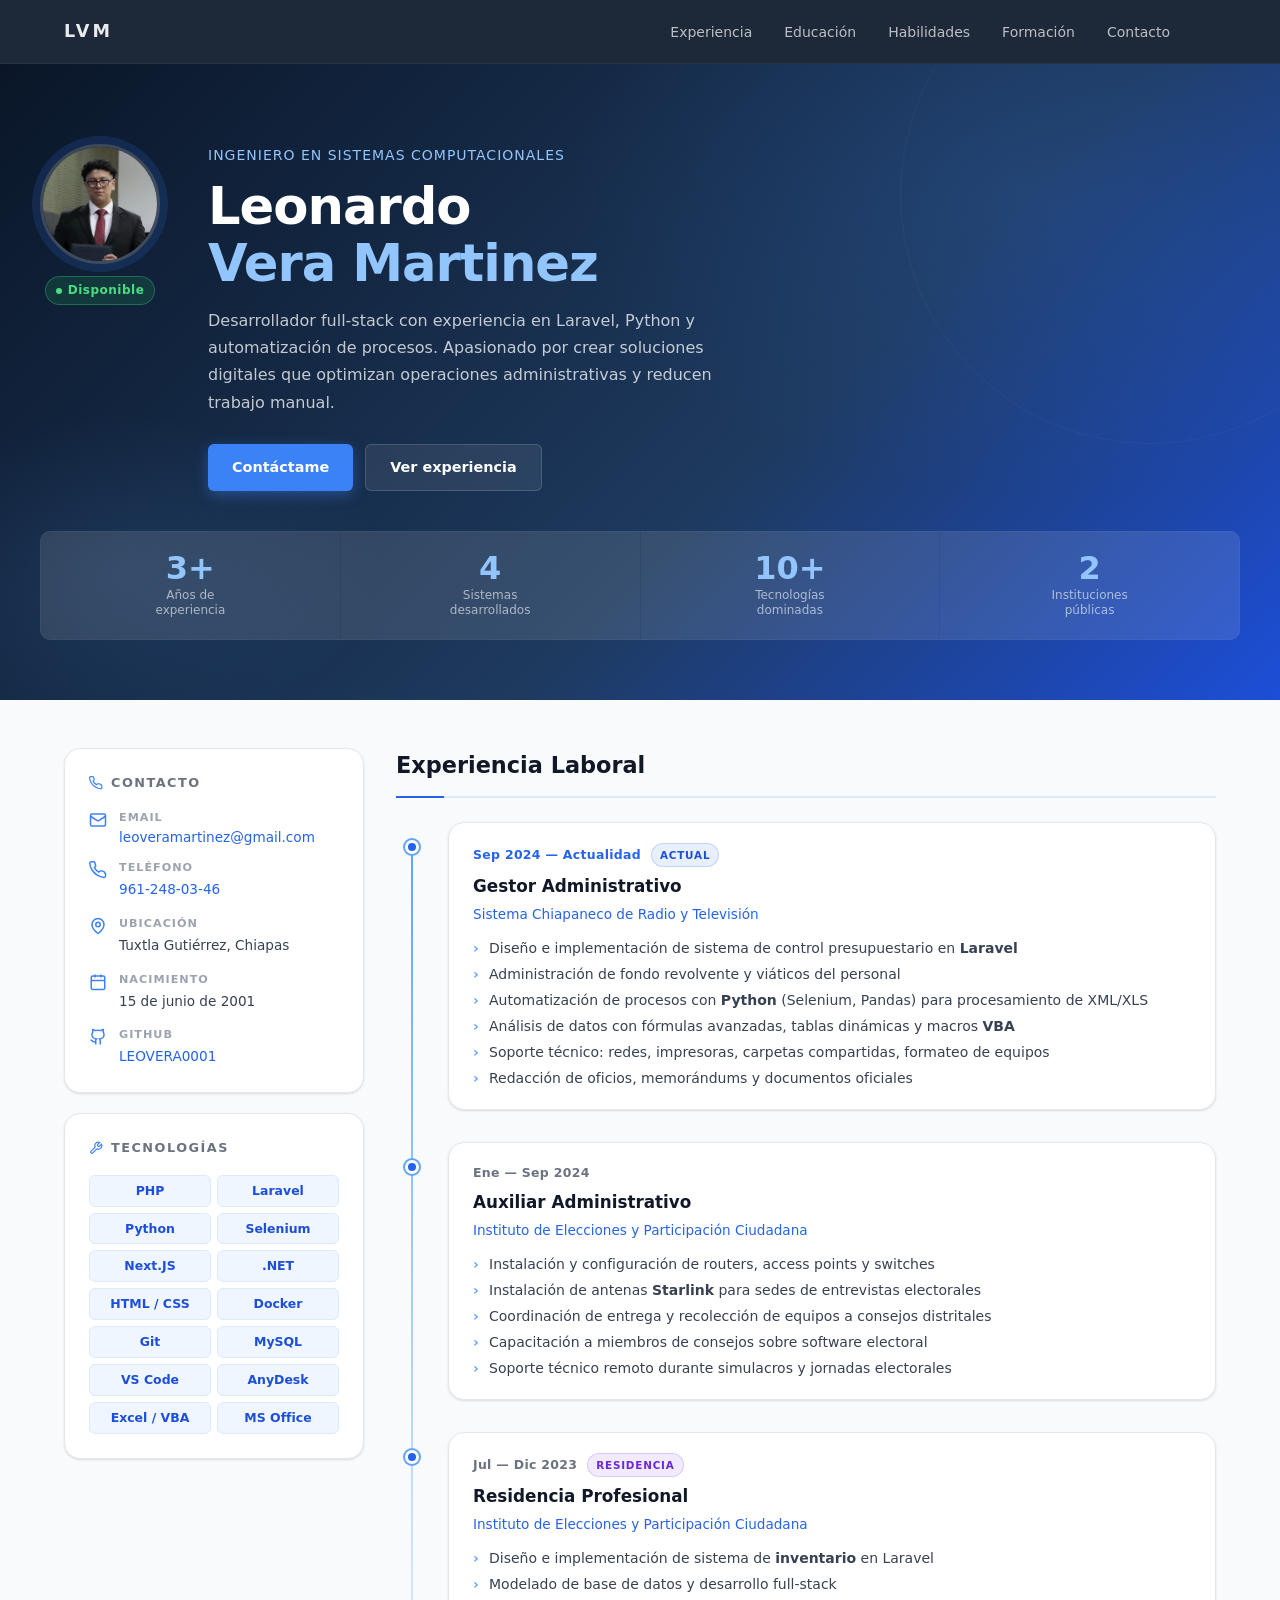
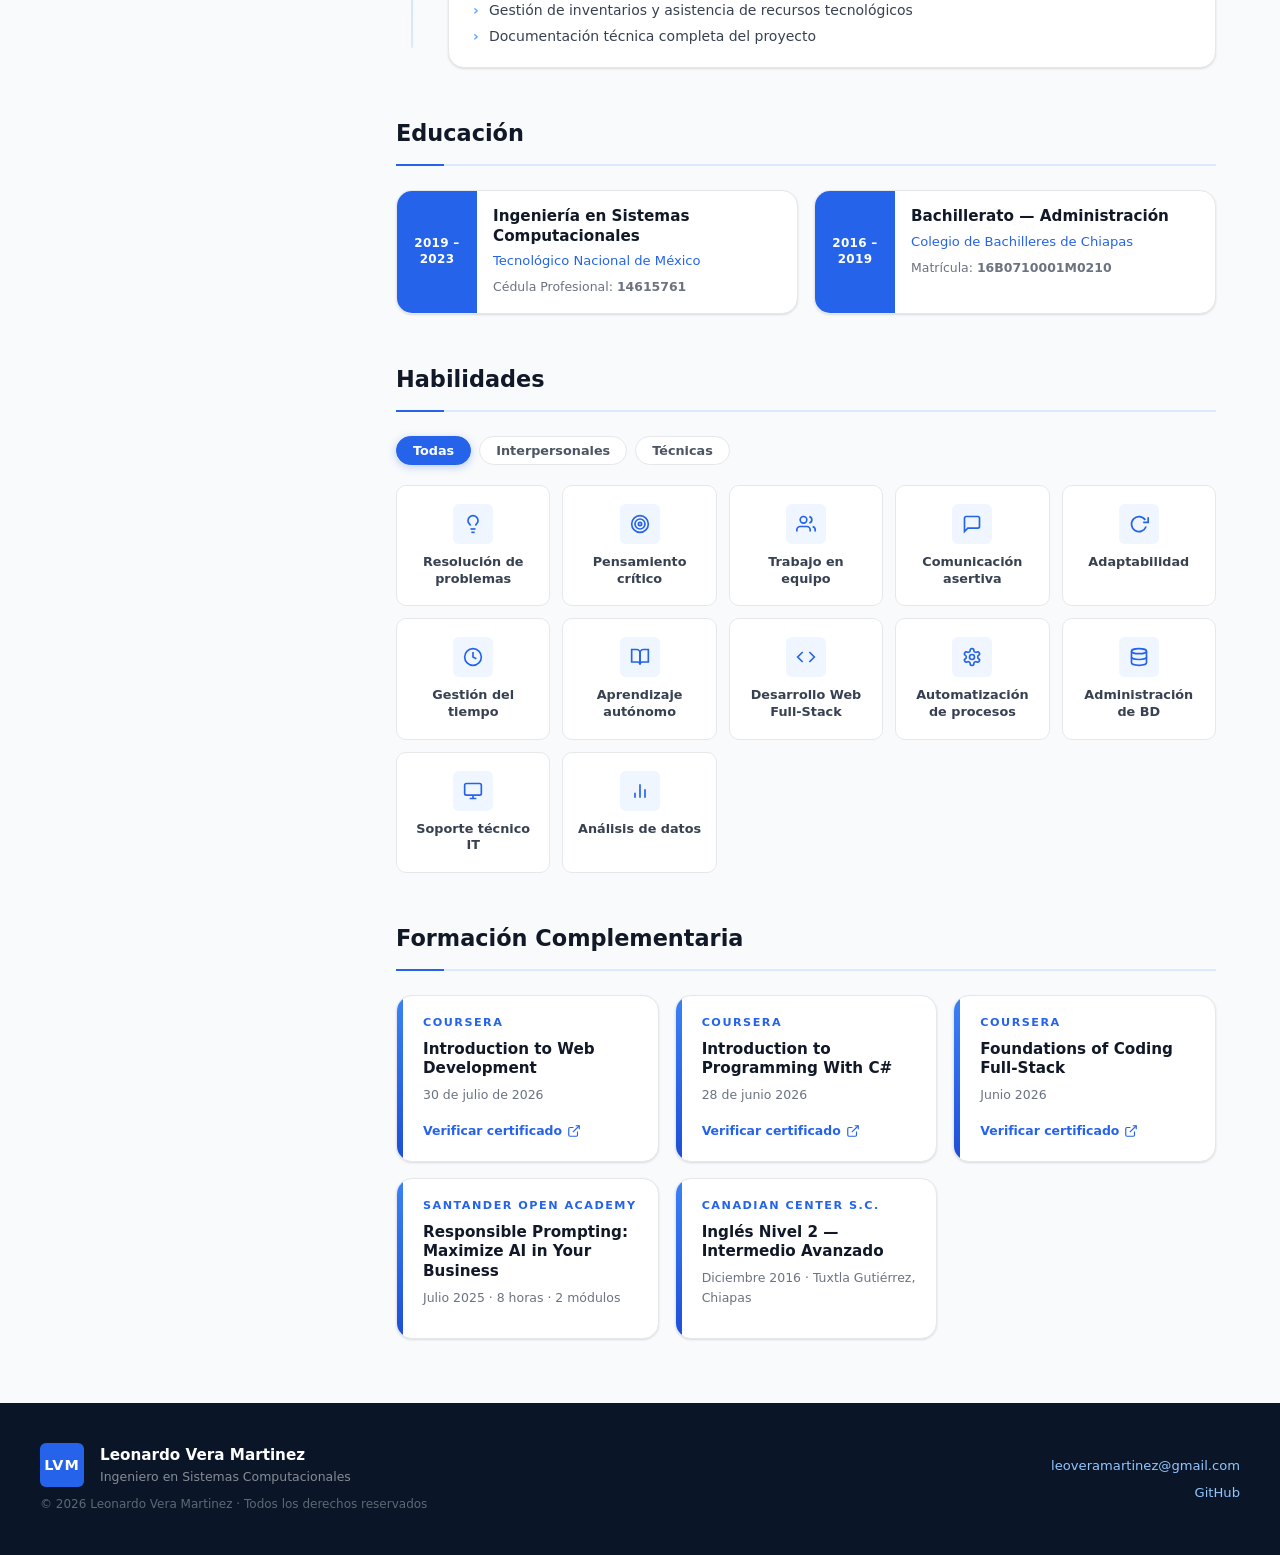
<file: index.html>
<!DOCTYPE html>
<html lang="es">
<head>
    <meta charset="UTF-8">
    <meta name="viewport" content="width=device-width, initial-scale=1.0">
    <title>Leonardo Vera Martinez — Ingeniero en Sistemas</title>
    <link rel="stylesheet" href="css/styles.css">
</head>
<body>

    <!-- NAVEGACION -->
    <nav class="nav" id="navbar">
        <div class="nav__container">
            <a href="#hero" class="nav__logo">LVM</a>
            <ul class="nav__links" id="navLinks">
                <li><a href="#experiencia" class="nav__link" data-section="experiencia">Experiencia</a></li>
                <li><a href="#educacion"   class="nav__link" data-section="educacion">Educación</a></li>
                <li><a href="#habilidades" class="nav__link" data-section="habilidades">Habilidades</a></li>
                <li><a href="#formacion"   class="nav__link" data-section="formacion">Formación</a></li>
                <li><a href="#contacto"    class="nav__link" data-section="contacto">Contacto</a></li>
            </ul>
            <button class="nav__hamburger" id="hamburger" aria-label="Abrir menú" aria-expanded="false">
                <span></span><span></span><span></span>
            </button>
        </div>
        <div class="nav__mobile" id="mobileMenu" aria-hidden="true">
            <ul class="nav__mobile-links">
                <li><a href="#experiencia" class="nav__link">Experiencia</a></li>
                <li><a href="#educacion"   class="nav__link">Educación</a></li>
                <li><a href="#habilidades" class="nav__link">Habilidades</a></li>
                <li><a href="#formacion"   class="nav__link">Formación</a></li>
                <li><a href="#contacto"    class="nav__link">Contacto</a></li>
            </ul>
        </div>
    </nav>

    <!-- HERO -->
    <header class="hero" id="hero">
        <div class="hero__grid">
            <div class="hero__avatar-wrap">
                <div class="hero__avatar">
                    <img src="resources/img/yo.jpg" alt="Leonardo Vera Martinez" class="hero__avatar-img">
                </div>
                <span class="hero__status">Disponible</span>
            </div>

            <div class="hero__body">
                <p class="hero__eyebrow">Ingeniero en Sistemas Computacionales</p>
                <h1 class="hero__name">Leonardo<br><span>Vera Martinez</span></h1>
                <p class="hero__desc">
                    Desarrollador full-stack con experiencia en Laravel, Python y automatización
                    de procesos. Apasionado por crear soluciones digitales que optimizan
                    operaciones administrativas y reducen trabajo manual.
                </p>
                <div class="hero__actions">
                    <a href="#contacto" class="btn btn--primary">Contáctame</a>
                    <a href="#experiencia" class="btn btn--ghost">Ver experiencia</a>
                </div>
            </div>

            <div class="hero__stats">
                <div class="hero__stat">
                    <strong>3+</strong>
                    <span>Años de<br>experiencia</span>
                </div>
                <div class="hero__stat">
                    <strong>4</strong>
                    <span>Sistemas<br>desarrollados</span>
                </div>
                <div class="hero__stat">
                    <strong>10+</strong>
                    <span>Tecnologías<br>dominadas</span>
                </div>
                <div class="hero__stat">
                    <strong>2</strong>
                    <span>Instituciones<br>públicas</span>
                </div>
            </div>
        </div>
    </header>

    <!-- CONTENIDO PRINCIPAL -->
    <main class="cv-layout">

        <!-- COLUMNA LATERAL -->
        <aside class="sidebar">

            <!-- Contacto -->
            <section class="card reveal" id="contacto">
                <h2 class="card__title">
                    <svg xmlns="http://www.w3.org/2000/svg" viewBox="0 0 24 24" fill="none" stroke="currentColor" stroke-width="2"><path d="M22 16.92v3a2 2 0 0 1-2.18 2 19.79 19.79 0 0 1-8.63-3.07A19.5 19.5 0 0 1 4.14 12a19.79 19.79 0 0 1-3.07-8.67A2 2 0 0 1 3.05 1h3a2 2 0 0 1 2 1.72c.127.96.361 1.903.7 2.81a2 2 0 0 1-.45 2.11L7.09 8.91a16 16 0 0 0 6 6l1.27-1.27a2 2 0 0 1 2.11-.45c.907.339 1.85.573 2.81.7A2 2 0 0 1 21 16z"/></svg>
                    Contacto
                </h2>
                <ul class="contact-list">
                    <li class="contact-item">
                        <svg xmlns="http://www.w3.org/2000/svg" viewBox="0 0 24 24" fill="none" stroke="currentColor" stroke-width="2"><rect width="20" height="16" x="2" y="4" rx="2"/><path d="m22 7-8.97 5.7a1.94 1.94 0 0 1-2.06 0L2 7"/></svg>
                        <div class="contact-detail">
                            <span class="contact-label">Email</span>
                            <button class="contact-copy" data-value="leoveramartinez@gmail.com" title="Copiar email">
                                leoveramartinez@gmail.com
                            </button>
                        </div>
                    </li>
                    <li class="contact-item">
                        <svg xmlns="http://www.w3.org/2000/svg" viewBox="0 0 24 24" fill="none" stroke="currentColor" stroke-width="2"><path d="M22 16.92v3a2 2 0 0 1-2.18 2 19.79 19.79 0 0 1-8.63-3.07A19.5 19.5 0 0 1 4.14 12a19.79 19.79 0 0 1-3.07-8.67A2 2 0 0 1 3.05 1h3a2 2 0 0 1 2 1.72c.127.96.361 1.903.7 2.81a2 2 0 0 1-.45 2.11L7.09 8.91a16 16 0 0 0 6 6l1.27-1.27a2 2 0 0 1 2.11-.45c.907.339 1.85.573 2.81.7A2 2 0 0 1 21 16z"/></svg>
                        <div class="contact-detail">
                            <span class="contact-label">Teléfono</span>
                            <a href="tel:9612480346" class="contact-link">961-248-03-46</a>
                        </div>
                    </li>
                    <li class="contact-item">
                        <svg xmlns="http://www.w3.org/2000/svg" viewBox="0 0 24 24" fill="none" stroke="currentColor" stroke-width="2"><path d="M20 10c0 6-8 12-8 12s-8-6-8-12a8 8 0 0 1 16 0Z"/><circle cx="12" cy="10" r="3"/></svg>
                        <div class="contact-detail">
                            <span class="contact-label">Ubicación</span>
                            <span class="contact-text">Tuxtla Gutiérrez, Chiapas</span>
                        </div>
                    </li>
                    <li class="contact-item">
                        <svg xmlns="http://www.w3.org/2000/svg" viewBox="0 0 24 24" fill="none" stroke="currentColor" stroke-width="2"><rect width="18" height="18" x="3" y="4" rx="2" ry="2"/><line x1="16" x2="16" y1="2" y2="6"/><line x1="8" x2="8" y1="2" y2="6"/><line x1="3" x2="21" y1="10" y2="10"/></svg>
                        <div class="contact-detail">
                            <span class="contact-label">Nacimiento</span>
                            <span class="contact-text">15 de junio de 2001</span>
                        </div>
                    </li>
                    <li class="contact-item">
                        <svg xmlns="http://www.w3.org/2000/svg" viewBox="0 0 24 24" fill="none" stroke="currentColor" stroke-width="2"><path d="M15 22v-4a4.8 4.8 0 0 0-1-3.5c3 0 6-2 6-5.5.08-1.25-.27-2.48-1-3.5.28-1.15.28-2.35 0-3.5 0 0-1 0-3 1.5-2.64-.5-5.36-.5-8 0C6 2 5 2 5 2c-.3 1.15-.3 2.35 0 3.5A5.403 5.403 0 0 0 4 9c0 3.5 3 5.5 6 5.5-.39.49-.68 1.05-.85 1.65-.17.6-.22 1.23-.15 1.85v4"/><path d="M9 18c-4.51 2-5-2-7-2"/></svg>
                        <div class="contact-detail">
                            <span class="contact-label">GitHub</span>
                            <a href="https://github.com/LEOVERA0001" target="_blank" rel="noopener" class="contact-link">LEOVERA0001</a>
                        </div>
                    </li>
                </ul>
            </section>

            <!-- Herramientas -->
            <section class="card reveal">
                <h2 class="card__title">
                    <svg xmlns="http://www.w3.org/2000/svg" viewBox="0 0 24 24" fill="none" stroke="currentColor" stroke-width="2"><path d="M14.7 6.3a1 1 0 0 0 0 1.4l1.6 1.6a1 1 0 0 0 1.4 0l3.77-3.77a6 6 0 0 1-7.94 7.94l-6.91 6.91a2.12 2.12 0 0 1-3-3l6.91-6.91a6 6 0 0 1 7.94-7.94l-3.76 3.76z"/></svg>
                    Tecnologías
                </h2>
                <div class="tools-grid">
                    <span class="tool">PHP</span>
                    <span class="tool">Laravel</span>
                    <span class="tool">Python</span>
                    <span class="tool">Selenium</span>
                    <span class="tool">Next.JS</span>
                    <span class="tool">.NET</span>
                    <span class="tool">HTML / CSS</span>
                    <span class="tool">Docker</span>
                    <span class="tool">Git</span>
                    <span class="tool">MySQL</span>
                    <span class="tool">VS Code</span>
                    <span class="tool">AnyDesk</span>
                    <span class="tool">Excel / VBA</span>
                    <span class="tool">MS Office</span>
                </div>
            </section>

        </aside>

        <!-- COLUMNA PRINCIPAL -->
        <div class="main-content">

            <!-- Experiencia -->
            <section id="experiencia">
                <h2 class="section-title">Experiencia Laboral</h2>

                <div class="timeline">

                    <article class="timeline-item reveal">
                        <div class="timeline-dot"></div>
                        <div class="timeline-card">
                            <div class="timeline-meta">
                                <span class="timeline-period current">Sep 2024 — Actualidad</span>
                                <span class="timeline-badge">Actual</span>
                            </div>
                            <h3 class="timeline-role">Gestor Administrativo</h3>
                            <p class="timeline-org">Sistema Chiapaneco de Radio y Televisión</p>
                            <ul class="timeline-duties">
                                <li>Diseño e implementación de sistema de control presupuestario en <strong>Laravel</strong></li>
                                <li>Administración de fondo revolvente y viáticos del personal</li>
                                <li>Automatización de procesos con <strong>Python</strong> (Selenium, Pandas) para procesamiento de XML/XLS</li>
                                <li>Análisis de datos con fórmulas avanzadas, tablas dinámicas y macros <strong>VBA</strong></li>
                                <li>Soporte técnico: redes, impresoras, carpetas compartidas, formateo de equipos</li>
                                <li>Redacción de oficios, memorándums y documentos oficiales</li>
                            </ul>
                        </div>
                    </article>

                    <article class="timeline-item reveal">
                        <div class="timeline-dot"></div>
                        <div class="timeline-card">
                            <div class="timeline-meta">
                                <span class="timeline-period">Ene — Sep 2024</span>
                            </div>
                            <h3 class="timeline-role">Auxiliar Administrativo</h3>
                            <p class="timeline-org">Instituto de Elecciones y Participación Ciudadana</p>
                            <ul class="timeline-duties">
                                <li>Instalación y configuración de routers, access points y switches</li>
                                <li>Instalación de antenas <strong>Starlink</strong> para sedes de entrevistas electorales</li>
                                <li>Coordinación de entrega y recolección de equipos a consejos distritales</li>
                                <li>Capacitación a miembros de consejos sobre software electoral</li>
                                <li>Soporte técnico remoto durante simulacros y jornadas electorales</li>
                            </ul>
                        </div>
                    </article>

                    <article class="timeline-item reveal">
                        <div class="timeline-dot"></div>
                        <div class="timeline-card">
                            <div class="timeline-meta">
                                <span class="timeline-period">Jul — Dic 2023</span>
                                <span class="timeline-badge internship">Residencia</span>
                            </div>
                            <h3 class="timeline-role">Residencia Profesional</h3>
                            <p class="timeline-org">Instituto de Elecciones y Participación Ciudadana</p>
                            <ul class="timeline-duties">
                                <li>Diseño e implementación de sistema de <strong>inventario</strong> en Laravel</li>
                                <li>Modelado de base de datos y desarrollo full-stack</li>
                                <li>Gestión de inventarios y asistencia de recursos tecnológicos</li>
                                <li>Documentación técnica completa del proyecto</li>
                            </ul>
                        </div>
                    </article>

                </div>
            </section>

            <!-- Educacion -->
            <section id="educacion">
                <h2 class="section-title">Educación</h2>
                <div class="edu-grid">
                    <div class="edu-card reveal">
                        <div class="edu-year">2019 – 2023</div>
                        <div class="edu-body">
                            <h3 class="edu-degree">Ingeniería en Sistemas Computacionales</h3>
                            <p class="edu-school">Tecnológico Nacional de México</p>
                            <p class="edu-detail">Cédula Profesional: <strong>14615761</strong></p>
                        </div>
                    </div>
                    <div class="edu-card reveal">
                        <div class="edu-year">2016 – 2019</div>
                        <div class="edu-body">
                            <h3 class="edu-degree">Bachillerato — Administración</h3>
                            <p class="edu-school">Colegio de Bachilleres de Chiapas</p>
                            <p class="edu-detail">Matrícula: <strong>16B0710001M0210</strong></p>
                        </div>
                    </div>
                </div>
            </section>

            <!-- Habilidades -->
            <section id="habilidades">
                <h2 class="section-title">Habilidades</h2>
                <div class="skills-filters" role="group" aria-label="Filtrar habilidades">
                    <button class="filter-btn active" data-filter="all">Todas</button>
                    <button class="filter-btn" data-filter="soft">Interpersonales</button>
                    <button class="filter-btn" data-filter="tech">Técnicas</button>
                </div>
                <div class="skills-grid" id="skillsGrid">
                    <div class="skill-card reveal" data-category="soft">
                        <div class="skill-icon">
                            <svg xmlns="http://www.w3.org/2000/svg" viewBox="0 0 24 24" fill="none" stroke="currentColor" stroke-width="2"><path d="M15 14c.2-1 .7-1.7 1.5-2.5 1-.9 1.5-2.2 1.5-3.5A6 6 0 0 0 6 8c0 1 .2 2.2 1.5 3.5.7.7 1.3 1.5 1.5 2.5"/><path d="M9 18h6"/><path d="M10 22h4"/></svg>
                        </div>
                        <p>Resolución de problemas</p>
                    </div>
                    <div class="skill-card reveal" data-category="soft">
                        <div class="skill-icon">
                            <svg xmlns="http://www.w3.org/2000/svg" viewBox="0 0 24 24" fill="none" stroke="currentColor" stroke-width="2"><circle cx="12" cy="12" r="10"/><circle cx="12" cy="12" r="6"/><circle cx="12" cy="12" r="2"/></svg>
                        </div>
                        <p>Pensamiento crítico</p>
                    </div>
                    <div class="skill-card reveal" data-category="soft">
                        <div class="skill-icon">
                            <svg xmlns="http://www.w3.org/2000/svg" viewBox="0 0 24 24" fill="none" stroke="currentColor" stroke-width="2"><path d="M17 21v-2a4 4 0 0 0-4-4H5a4 4 0 0 0-4 4v2"/><circle cx="9" cy="7" r="4"/><path d="M23 21v-2a4 4 0 0 0-3-3.87M16 3.13a4 4 0 0 1 0 7.75"/></svg>
                        </div>
                        <p>Trabajo en equipo</p>
                    </div>
                    <div class="skill-card reveal" data-category="soft">
                        <div class="skill-icon">
                            <svg xmlns="http://www.w3.org/2000/svg" viewBox="0 0 24 24" fill="none" stroke="currentColor" stroke-width="2"><path d="M21 15a2 2 0 0 1-2 2H7l-4 4V5a2 2 0 0 1 2-2h14a2 2 0 0 1 2 2z"/></svg>
                        </div>
                        <p>Comunicación asertiva</p>
                    </div>
                    <div class="skill-card reveal" data-category="soft">
                        <div class="skill-icon">
                            <svg xmlns="http://www.w3.org/2000/svg" viewBox="0 0 24 24" fill="none" stroke="currentColor" stroke-width="2"><polyline points="23 4 23 10 17 10"/><path d="M20.49 15a9 9 0 1 1-.94-7.81"/></svg>
                        </div>
                        <p>Adaptabilidad</p>
                    </div>
                    <div class="skill-card reveal" data-category="soft">
                        <div class="skill-icon">
                            <svg xmlns="http://www.w3.org/2000/svg" viewBox="0 0 24 24" fill="none" stroke="currentColor" stroke-width="2"><circle cx="12" cy="12" r="10"/><polyline points="12 6 12 12 16 14"/></svg>
                        </div>
                        <p>Gestión del tiempo</p>
                    </div>
                    <div class="skill-card reveal" data-category="soft">
                        <div class="skill-icon">
                            <svg xmlns="http://www.w3.org/2000/svg" viewBox="0 0 24 24" fill="none" stroke="currentColor" stroke-width="2"><path d="M2 3h6a4 4 0 0 1 4 4v14a3 3 0 0 0-3-3H2z"/><path d="M22 3h-6a4 4 0 0 0-4 4v14a3 3 0 0 1 3-3h7z"/></svg>
                        </div>
                        <p>Aprendizaje autónomo</p>
                    </div>
                    <div class="skill-card reveal" data-category="tech">
                        <div class="skill-icon">
                            <svg xmlns="http://www.w3.org/2000/svg" viewBox="0 0 24 24" fill="none" stroke="currentColor" stroke-width="2"><polyline points="16 18 22 12 16 6"/><polyline points="8 6 2 12 8 18"/></svg>
                        </div>
                        <p>Desarrollo Web Full-Stack</p>
                    </div>
                    <div class="skill-card reveal" data-category="tech">
                        <div class="skill-icon">
                            <svg xmlns="http://www.w3.org/2000/svg" viewBox="0 0 24 24" fill="none" stroke="currentColor" stroke-width="2"><path d="M12.22 2h-.44a2 2 0 0 0-2 2v.18a2 2 0 0 1-1 1.73l-.43.25a2 2 0 0 1-2 0l-.15-.08a2 2 0 0 0-2.73.73l-.22.38a2 2 0 0 0 .73 2.73l.15.1a2 2 0 0 1 1 1.72v.51a2 2 0 0 1-1 1.74l-.15.09a2 2 0 0 0-.73 2.73l.22.38a2 2 0 0 0 2.73.73l.15-.08a2 2 0 0 1 2 0l.43.25a2 2 0 0 1 1 1.73V20a2 2 0 0 0 2 2h.44a2 2 0 0 0 2-2v-.18a2 2 0 0 1 1-1.73l.43-.25a2 2 0 0 1 2 0l.15.08a2 2 0 0 0 2.73-.73l.22-.39a2 2 0 0 0-.73-2.73l-.15-.08a2 2 0 0 1-1-1.74v-.5a2 2 0 0 1 1-1.74l.15-.09a2 2 0 0 0 .73-2.73l-.22-.38a2 2 0 0 0-2.73-.73l-.15.08a2 2 0 0 1-2 0l-.43-.25a2 2 0 0 1-1-1.73V4a2 2 0 0 0-2-2z"/><circle cx="12" cy="12" r="3"/></svg>
                        </div>
                        <p>Automatización de procesos</p>
                    </div>
                    <div class="skill-card reveal" data-category="tech">
                        <div class="skill-icon">
                            <svg xmlns="http://www.w3.org/2000/svg" viewBox="0 0 24 24" fill="none" stroke="currentColor" stroke-width="2"><ellipse cx="12" cy="5" rx="9" ry="3"/><path d="M21 12c0 1.66-4 3-9 3s-9-1.34-9-3"/><path d="M3 5v14c0 1.66 4 3 9 3s9-1.34 9-3V5"/></svg>
                        </div>
                        <p>Administración de BD</p>
                    </div>
                    <div class="skill-card reveal" data-category="tech">
                        <div class="skill-icon">
                            <svg xmlns="http://www.w3.org/2000/svg" viewBox="0 0 24 24" fill="none" stroke="currentColor" stroke-width="2"><rect x="2" y="3" width="20" height="14" rx="2"/><path d="M8 21h8M12 17v4"/></svg>
                        </div>
                        <p>Soporte técnico IT</p>
                    </div>
                    <div class="skill-card reveal" data-category="tech">
                        <div class="skill-icon">
                            <svg xmlns="http://www.w3.org/2000/svg" viewBox="0 0 24 24" fill="none" stroke="currentColor" stroke-width="2"><line x1="18" y1="20" x2="18" y2="10"/><line x1="12" y1="20" x2="12" y2="4"/><line x1="6" y1="20" x2="6" y2="14"/></svg>
                        </div>
                        <p>Análisis de datos</p>
                    </div>
                </div>
            </section>

            <!-- Formación Complementaria -->
            <section id="formacion"> 
                <h2 class="section-title">Formación Complementaria</h2>
                <div class="cert-grid">

                    <div class="cert-card reveal">
                        <div class="cert-stripe"></div>
                        <div class="cert-body">
                            <span class="cert-issuer">Coursera</span>
                            <h3 class="cert-name">Introduction to Web Development</h3>
                            <p class="cert-date">30 de julio de 2026</p>
                            <a href="https://coursera.org/share/ce95aa03663ed07f8cbcbc5f6655f0a9" target="_blank" rel="noopener" class="cert-verify">
                                Verificar certificado
                                <svg xmlns="http://www.w3.org/2000/svg" viewBox="0 0 24 24" fill="none" stroke="currentColor" stroke-width="2" width="14" height="14"><path d="M18 13v6a2 2 0 0 1-2 2H5a2 2 0 0 1-2-2V8a2 2 0 0 1 2-2h6"/><polyline points="15 3 21 3 21 9"/><line x1="10" x2="21" y1="14" y2="3"/></svg>
                            </a>
                        </div>
                    </div>

                    <div class="cert-card reveal">
                        <div class="cert-stripe"></div>
                        <div class="cert-body">
                            <span class="cert-issuer">Coursera</span>
                            <h3 class="cert-name">Introduction to Programming With C#</h3>
                            <p class="cert-date">28 de junio 2026</p>
                            <a href="https://coursera.org/share/7faa5d633936470c522d73a9ab28cca3" target="_blank" rel="noopener" class="cert-verify">
                                Verificar certificado
                                <svg xmlns="http://www.w3.org/2000/svg" viewBox="0 0 24 24" fill="none" stroke="currentColor" stroke-width="2" width="14" height="14"><path d="M18 13v6a2 2 0 0 1-2 2H5a2 2 0 0 1-2-2V8a2 2 0 0 1 2-2h6"/><polyline points="15 3 21 3 21 9"/><line x1="10" x2="21" y1="14" y2="3"/></svg>
                            </a>
                        </div>
                    </div>

                    <div class="cert-card reveal">
                        <div class="cert-stripe"></div>
                        <div class="cert-body">
                            <span class="cert-issuer">Coursera</span>
                            <h3 class="cert-name">Foundations of Coding Full-Stack</h3>
                            <p class="cert-date">Junio 2026</p>
                            <a href="https://coursera.org/verify/SC9LSW78S19R" target="_blank" rel="noopener" class="cert-verify">
                                Verificar certificado
                                <svg xmlns="http://www.w3.org/2000/svg" viewBox="0 0 24 24" fill="none" stroke="currentColor" stroke-width="2" width="14" height="14"><path d="M18 13v6a2 2 0 0 1-2 2H5a2 2 0 0 1-2-2V8a2 2 0 0 1 2-2h6"/><polyline points="15 3 21 3 21 9"/><line x1="10" x2="21" y1="14" y2="3"/></svg>
                            </a>
                        </div>
                    </div>

                    <div class="cert-card reveal">
                        <div class="cert-stripe"></div>
                        <div class="cert-body">
                            <span class="cert-issuer">Santander Open Academy</span>
                            <h3 class="cert-name">Responsible Prompting: Maximize AI in Your Business</h3>
                            <p class="cert-date">Julio 2025 · 8 horas · 2 módulos</p>
                        </div>
                    </div>

                    <div class="cert-card reveal">
                        <div class="cert-stripe"></div>
                        <div class="cert-body">
                            <span class="cert-issuer">Canadian Center S.C.</span>
                            <h3 class="cert-name">Inglés Nivel 2 — Intermedio Avanzado</h3>
                            <p class="cert-date">Diciembre 2016 · Tuxtla Gutiérrez, Chiapas</p>
                        </div>
                    </div>

                </div>
            </section>

        </div><!-- /main-content -->

    </main>

    <!-- FOOTER -->
    <footer class="footer">
        <div class="footer__inner">
            <div class="footer__brand">
                <span class="footer__initials">LVM</span>
                <div>
                    <p class="footer__name">Leonardo Vera Martinez</p>
                    <p class="footer__title">Ingeniero en Sistemas Computacionales</p>
                </div>
            </div>
            <div class="footer__links">
                <a href="mailto:leoveramartinez@gmail.com" class="footer__link">leoveramartinez@gmail.com</a>
                <a href="https://github.com/LEOVERA0001" target="_blank" rel="noopener" class="footer__link">GitHub</a>
            </div>
            <p class="footer__copy">&copy; 2026 Leonardo Vera Martinez · Todos los derechos reservados</p>
        </div>
    </footer>

    <!-- Toast de copiado -->
    <div class="toast" id="toast" role="alert" aria-live="polite">Copiado al portapapeles</div>

    <script src="js/main.js"></script>
</body>
</html>
</file>
<file: css/styles.css>
/* =====================================================
   VARIABLES Y RESET
   ===================================================== */
:root {
    --blue-950: #0a1628;
    --blue-900: #0f2044;
    --blue-800: #1e3a5f;
    --blue-700: #1d4ed8;
    --blue-600: #2563eb;
    --blue-500: #3b82f6;
    --blue-400: #60a5fa;
    --blue-300: #93c5fd;
    --blue-100: #dbeafe;
    --blue-50:  #eff6ff;

    --gray-900: #111827;
    --gray-800: #1f2937;
    --gray-700: #374151;
    --gray-600: #4b5563;
    --gray-500: #6b7280;
    --gray-400: #9ca3af;
    --gray-200: #e5e7eb;
    --gray-100: #f3f4f6;
    --gray-50:  #f9fafb;
    --white:    #ffffff;

    --font-sans: 'Segoe UI', system-ui, -apple-system, sans-serif;

    --radius-sm: 6px;
    --radius-md: 10px;
    --radius-lg: 16px;

    --shadow-sm: 0 1px 3px rgba(0,0,0,.08), 0 1px 2px rgba(0,0,0,.06);
    --shadow-md: 0 4px 12px rgba(0,0,0,.1);
    --shadow-lg: 0 10px 30px rgba(0,0,0,.12);

    --transition: 0.25s ease;

    --nav-h: 64px;
}

*, *::before, *::after {
    box-sizing: border-box;
    margin: 0;
    padding: 0;
}

html {
    scroll-behavior: smooth;
    font-size: 16px;
}

body {
    font-family: var(--font-sans);
    background: var(--gray-50);
    color: var(--gray-800);
    line-height: 1.6;
    min-height: 100vh;
}

a {
    color: var(--blue-600);
    text-decoration: none;
}

ul {
    list-style: none;
}

svg {
    display: inline-block;
    flex-shrink: 0;
}

/* =====================================================
   NAVEGACIÓN
   ===================================================== */
.nav {
    position: fixed;
    top: 0;
    left: 0;
    right: 0;
    z-index: 100;
    height: var(--nav-h);
    background: rgba(10, 22, 40, 0.92);
    backdrop-filter: blur(12px);
    -webkit-backdrop-filter: blur(12px);
    border-bottom: 1px solid rgba(255,255,255,0.06);
    transition: box-shadow var(--transition);
}

.nav.scrolled {
    box-shadow: 0 4px 24px rgba(0,0,0,0.3);
}

.nav__container {
    max-width: 1200px;
    margin: 0 auto;
    padding: 0 24px;
    height: 100%;
    display: grid;
    grid-template-columns: auto 1fr auto;
    align-items: center;
    gap: 32px;
}

.nav__logo {
    font-size: 1.1rem;
    font-weight: 800;
    color: var(--white);
    letter-spacing: 3px;
    text-transform: uppercase;
    opacity: 0.9;
    transition: opacity var(--transition);
}

.nav__logo:hover {
    opacity: 1;
}

.nav__links {
    display: flex;
    align-items: center;
    gap: 4px;
    justify-content: flex-end;
}

.nav__link {
    color: rgba(255,255,255,0.7);
    font-size: 0.875rem;
    font-weight: 500;
    padding: 6px 14px;
    border-radius: var(--radius-sm);
    transition: color var(--transition), background var(--transition);
}

.nav__link:hover,
.nav__link.active {
    color: var(--white);
    background: rgba(255,255,255,0.1);
}

.nav__hamburger {
    display: none;
    flex-direction: column;
    gap: 5px;
    background: none;
    border: none;
    cursor: pointer;
    padding: 4px;
}

.nav__hamburger span {
    display: block;
    width: 24px;
    height: 2px;
    background: var(--white);
    border-radius: 2px;
    transition: transform var(--transition), opacity var(--transition);
}

.nav__hamburger.open span:nth-child(1) { transform: translateY(7px) rotate(45deg); }
.nav__hamburger.open span:nth-child(2) { opacity: 0; }
.nav__hamburger.open span:nth-child(3) { transform: translateY(-7px) rotate(-45deg); }

.nav__mobile {
    display: none;
    background: var(--blue-950);
    border-top: 1px solid rgba(255,255,255,0.08);
}

.nav__mobile.open {
    display: block;
}

.nav__mobile-links {
    display: flex;
    flex-direction: column;
    padding: 12px 24px 20px;
    gap: 4px;
}

.nav__mobile-links .nav__link {
    display: block;
    padding: 10px 14px;
    font-size: 1rem;
}

/* =====================================================
   HERO
   ===================================================== */
.hero {
    margin-top: var(--nav-h);
    background: linear-gradient(135deg, var(--blue-950) 0%, var(--blue-800) 60%, var(--blue-700) 100%);
    color: var(--white);
    padding: 80px 24px 60px;
    position: relative;
    overflow: hidden;
}

.hero::before {
    content: '';
    position: absolute;
    inset: 0;
    background:
        radial-gradient(ellipse 60% 80% at 80% 20%, rgba(59,130,246,0.15) 0%, transparent 60%),
        radial-gradient(ellipse 40% 50% at 10% 80%, rgba(96,165,250,0.1) 0%, transparent 50%);
    pointer-events: none;
}

.hero::after {
    content: '';
    position: absolute;
    right: -120px;
    top: -120px;
    width: 500px;
    height: 500px;
    border-radius: 50%;
    border: 1px solid rgba(255,255,255,0.04);
    pointer-events: none;
}

.hero__grid {
    max-width: 1200px;
    margin: 0 auto;
    display: grid;
    grid-template-columns: auto 1fr;
    grid-template-rows: auto auto;
    grid-template-areas:
        "avatar  body"
        "stats   stats";
    gap: 40px 48px;
    position: relative;
    z-index: 1;
}

.hero__avatar-wrap {
    grid-area: avatar;
    display: flex;
    flex-direction: column;
    align-items: center;
    gap: 12px;
}

.hero__avatar {
    width: 120px;
    height: 120px;
    border-radius: 50%;
    border: 3px solid rgba(255,255,255,0.2);
    box-shadow: 0 0 0 8px rgba(59,130,246,0.15);
    overflow: hidden;
    flex-shrink: 0;
}

.hero__avatar-img {
    display: block;
    width: 100%;
    height: 100%;
    object-fit: cover;
    object-position: center 20%;
}

.hero__status {
    font-size: 0.75rem;
    font-weight: 600;
    background: rgba(34,197,94,0.15);
    color: #4ade80;
    border: 1px solid rgba(74,222,128,0.3);
    padding: 4px 10px;
    border-radius: 20px;
    letter-spacing: 0.5px;
    display: flex;
    align-items: center;
    gap: 6px;
}

.hero__status::before {
    content: '';
    width: 6px;
    height: 6px;
    border-radius: 50%;
    background: #4ade80;
    animation: pulse-green 2s infinite;
}

@keyframes pulse-green {
    0%, 100% { opacity: 1; }
    50%       { opacity: 0.4; }
}

.hero__body {
    grid-area: body;
    display: flex;
    flex-direction: column;
    justify-content: center;
}

.hero__eyebrow {
    font-size: 0.875rem;
    font-weight: 500;
    color: var(--blue-300);
    letter-spacing: 1px;
    text-transform: uppercase;
    margin-bottom: 12px;
}

.hero__name {
    font-size: clamp(2rem, 4vw, 3.5rem);
    font-weight: 800;
    line-height: 1.1;
    margin-bottom: 16px;
    letter-spacing: -1px;
}

.hero__name span {
    color: var(--blue-300);
}

.hero__desc {
    color: rgba(255,255,255,0.75);
    font-size: 1rem;
    max-width: 540px;
    margin-bottom: 28px;
    line-height: 1.7;
}

.hero__actions {
    display: flex;
    gap: 12px;
    flex-wrap: wrap;
}

.btn {
    display: inline-flex;
    align-items: center;
    gap: 8px;
    padding: 11px 24px;
    border-radius: var(--radius-sm);
    font-size: 0.9rem;
    font-weight: 600;
    cursor: pointer;
    border: none;
    transition: transform var(--transition), box-shadow var(--transition), background var(--transition);
}

.btn:hover {
    transform: translateY(-2px);
}

.btn--primary {
    background: var(--blue-500);
    color: var(--white);
    box-shadow: 0 4px 14px rgba(59,130,246,0.4);
}

.btn--primary:hover {
    background: var(--blue-400);
    box-shadow: 0 6px 20px rgba(59,130,246,0.5);
    color: var(--white);
}

.btn--ghost {
    background: rgba(255,255,255,0.08);
    color: var(--white);
    border: 1px solid rgba(255,255,255,0.15);
}

.btn--ghost:hover {
    background: rgba(255,255,255,0.14);
    color: var(--white);
}

.hero__stats {
    grid-area: stats;
    display: grid;
    grid-template-columns: repeat(4, 1fr);
    gap: 1px;
    background: rgba(255,255,255,0.08);
    border-radius: var(--radius-md);
    overflow: hidden;
    border: 1px solid rgba(255,255,255,0.08);
}

.hero__stat {
    display: flex;
    flex-direction: column;
    align-items: center;
    gap: 4px;
    padding: 20px 16px;
    background: rgba(255,255,255,0.04);
    text-align: center;
    transition: background var(--transition);
}

.hero__stat:hover {
    background: rgba(255,255,255,0.08);
}

.hero__stat strong {
    font-size: 2rem;
    font-weight: 800;
    color: var(--blue-300);
    line-height: 1;
}

.hero__stat span {
    font-size: 0.75rem;
    color: rgba(255,255,255,0.6);
    line-height: 1.3;
}

/* =====================================================
   LAYOUT PRINCIPAL — CSS GRID
   ===================================================== */
.cv-layout {
    max-width: 1200px;
    margin: 0 auto;
    padding: 48px 24px 64px;
    display: grid;
    grid-template-columns: 300px 1fr;
    gap: 32px;
    align-items: start;
}

/* =====================================================
   SIDEBAR
   ===================================================== */
.sidebar {
    display: grid;
    gap: 20px;
    position: sticky;
    top: calc(var(--nav-h) + 24px);
}

/* =====================================================
   CARDS
   ===================================================== */
.card {
    background: var(--white);
    border-radius: var(--radius-lg);
    padding: 24px;
    box-shadow: var(--shadow-sm);
    border: 1px solid var(--gray-200);
    transition: box-shadow var(--transition);
}

.card:hover {
    box-shadow: var(--shadow-md);
}

.card__title {
    font-size: 0.8rem;
    font-weight: 700;
    color: var(--gray-500);
    text-transform: uppercase;
    letter-spacing: 1.5px;
    margin-bottom: 16px;
    display: flex;
    align-items: center;
    gap: 8px;
}

.card__title svg {
    width: 14px;
    height: 14px;
    color: var(--blue-500);
}

/* =====================================================
   CONTACTO
   ===================================================== */
.contact-list {
    display: flex;
    flex-direction: column;
    gap: 14px;
}

.contact-item {
    display: grid;
    grid-template-columns: 18px 1fr;
    gap: 12px;
    align-items: start;
}

.contact-item > svg {
    width: 18px;
    height: 18px;
    color: var(--blue-500);
    margin-top: 2px;
}

.contact-detail {
    display: flex;
    flex-direction: column;
    gap: 2px;
}

.contact-label {
    font-size: 0.7rem;
    font-weight: 700;
    text-transform: uppercase;
    letter-spacing: 1px;
    color: var(--gray-400);
}

.contact-link {
    font-size: 0.85rem;
    color: var(--blue-600);
    word-break: break-all;
    transition: color var(--transition);
}

.contact-link:hover {
    color: var(--blue-500);
}

.contact-text {
    font-size: 0.85rem;
    color: var(--gray-700);
}

.contact-copy {
    background: none;
    border: none;
    font-family: inherit;
    font-size: 0.85rem;
    color: var(--blue-600);
    cursor: pointer;
    padding: 0;
    text-align: left;
    word-break: break-all;
    transition: color var(--transition);
}

.contact-copy:hover {
    color: var(--blue-500);
    text-decoration: underline;
}

/* =====================================================
   HERRAMIENTAS
   ===================================================== */
.tools-grid {
    display: grid;
    grid-template-columns: repeat(2, 1fr);
    gap: 6px;
}

.tool {
    font-size: 0.78rem;
    font-weight: 600;
    color: var(--blue-700);
    background: var(--blue-50);
    border: 1px solid var(--blue-100);
    border-radius: var(--radius-sm);
    padding: 5px 10px;
    text-align: center;
    transition: background var(--transition), color var(--transition), transform var(--transition);
}

.tool:hover {
    background: var(--blue-100);
    color: var(--blue-800);
    transform: scale(1.02);
}

/* =====================================================
   CONTENIDO PRINCIPAL
   ===================================================== */
.main-content {
    display: grid;
    gap: 48px;
}

.section-title {
    font-size: 1.4rem;
    font-weight: 700;
    color: var(--gray-900);
    margin-bottom: 24px;
    padding-bottom: 12px;
    border-bottom: 2px solid var(--blue-100);
    position: relative;
}

.section-title::after {
    content: '';
    position: absolute;
    left: 0;
    bottom: -2px;
    width: 48px;
    height: 2px;
    background: var(--blue-600);
}

/* =====================================================
   TIMELINE DE EXPERIENCIA
   ===================================================== */
.timeline {
    display: grid;
    gap: 0;
    position: relative;
}

.timeline::before {
    content: '';
    position: absolute;
    left: 15px;
    top: 20px;
    bottom: 20px;
    width: 2px;
    background: linear-gradient(to bottom, var(--blue-400), var(--blue-100));
    border-radius: 2px;
}

.timeline-item {
    display: grid;
    grid-template-columns: 32px 1fr;
    gap: 20px;
    padding-bottom: 32px;
}

.timeline-item:last-child {
    padding-bottom: 0;
}

.timeline-dot {
    width: 14px;
    height: 14px;
    border-radius: 50%;
    background: var(--blue-600);
    border: 3px solid var(--white);
    box-shadow: 0 0 0 2px var(--blue-400);
    margin-top: 18px;
    position: relative;
    z-index: 1;
    transition: box-shadow var(--transition), background var(--transition);
    justify-self: center;
}

.timeline-item:hover .timeline-dot {
    background: var(--blue-500);
    box-shadow: 0 0 0 4px rgba(59,130,246,0.25);
}

.timeline-card {
    background: var(--white);
    border-radius: var(--radius-lg);
    padding: 20px 24px;
    border: 1px solid var(--gray-200);
    box-shadow: var(--shadow-sm);
    transition: box-shadow var(--transition), transform var(--transition);
}

.timeline-card:hover {
    box-shadow: var(--shadow-md);
    transform: translateX(4px);
}

.timeline-meta {
    display: flex;
    align-items: center;
    gap: 10px;
    margin-bottom: 6px;
    flex-wrap: wrap;
}

.timeline-period {
    font-size: 0.78rem;
    font-weight: 600;
    color: var(--gray-500);
    letter-spacing: 0.3px;
}

.timeline-period.current {
    color: var(--blue-600);
}

.timeline-badge {
    font-size: 0.65rem;
    font-weight: 700;
    text-transform: uppercase;
    letter-spacing: 0.8px;
    padding: 3px 8px;
    border-radius: 20px;
    background: rgba(37,99,235,0.1);
    color: var(--blue-700);
    border: 1px solid rgba(37,99,235,0.2);
}

.timeline-badge.internship {
    background: rgba(124,58,237,0.1);
    color: #6d28d9;
    border-color: rgba(124,58,237,0.2);
}

.timeline-role {
    font-size: 1.05rem;
    font-weight: 700;
    color: var(--gray-900);
    margin-bottom: 4px;
}

.timeline-org {
    font-size: 0.85rem;
    color: var(--blue-600);
    font-weight: 500;
    margin-bottom: 12px;
}

.timeline-duties {
    display: grid;
    gap: 5px;
}

.timeline-duties li {
    font-size: 0.875rem;
    color: var(--gray-700);
    padding-left: 16px;
    position: relative;
    line-height: 1.5;
}

.timeline-duties li::before {
    content: '›';
    position: absolute;
    left: 0;
    color: var(--blue-400);
    font-weight: 700;
}

/* =====================================================
   EDUCACIÓN
   ===================================================== */
.edu-grid {
    display: grid;
    grid-template-columns: repeat(2, 1fr);
    gap: 16px;
}

.edu-card {
    background: var(--white);
    border-radius: var(--radius-lg);
    border: 1px solid var(--gray-200);
    overflow: hidden;
    box-shadow: var(--shadow-sm);
    display: grid;
    grid-template-columns: 80px 1fr;
    transition: box-shadow var(--transition);
}

.edu-card:hover {
    box-shadow: var(--shadow-md);
}

.edu-year {
    background: var(--blue-600);
    color: var(--white);
    display: grid;
    place-items: center;
    text-align: center;
    font-size: 0.75rem;
    font-weight: 700;
    line-height: 1.3;
    padding: 12px 6px;
    letter-spacing: 0.3px;
}

.edu-body {
    padding: 16px;
}

.edu-degree {
    font-size: 0.95rem;
    font-weight: 700;
    color: var(--gray-900);
    margin-bottom: 4px;
    line-height: 1.3;
}

.edu-school {
    font-size: 0.82rem;
    color: var(--blue-600);
    font-weight: 500;
    margin-bottom: 6px;
}

.edu-detail {
    font-size: 0.78rem;
    color: var(--gray-500);
}

/* =====================================================
   HABILIDADES
   ===================================================== */
.skills-filters {
    display: flex;
    gap: 8px;
    margin-bottom: 20px;
    flex-wrap: wrap;
}

.filter-btn {
    font-family: inherit;
    font-size: 0.8rem;
    font-weight: 600;
    color: var(--gray-600);
    background: var(--white);
    border: 1px solid var(--gray-200);
    border-radius: 20px;
    padding: 6px 16px;
    cursor: pointer;
    transition: all var(--transition);
}

.filter-btn:hover {
    border-color: var(--blue-400);
    color: var(--blue-600);
}

.filter-btn.active {
    background: var(--blue-600);
    color: var(--white);
    border-color: var(--blue-600);
    box-shadow: 0 2px 8px rgba(37,99,235,0.3);
}

.skills-grid {
    display: grid;
    grid-template-columns: repeat(auto-fill, minmax(140px, 1fr));
    gap: 12px;
}

.skill-card {
    background: var(--white);
    border: 1px solid var(--gray-200);
    border-radius: var(--radius-md);
    padding: 18px 12px;
    text-align: center;
    display: flex;
    flex-direction: column;
    align-items: center;
    gap: 10px;
    transition: all var(--transition);
    cursor: default;
}

.skill-card:hover {
    border-color: var(--blue-400);
    box-shadow: 0 4px 16px rgba(59,130,246,0.12);
    transform: translateY(-3px);
}

.skill-card.hidden {
    display: none;
}

.skill-icon {
    width: 40px;
    height: 40px;
    background: var(--blue-50);
    border-radius: var(--radius-sm);
    display: grid;
    place-items: center;
}

.skill-icon svg {
    width: 20px;
    height: 20px;
    color: var(--blue-600);
}

.skill-card p {
    font-size: 0.8rem;
    font-weight: 600;
    color: var(--gray-700);
    line-height: 1.3;
}

/* =====================================================
   CERTIFICACIONES
   ===================================================== */
.cert-grid {
    display: grid;
    grid-template-columns: repeat(auto-fit, minmax(260px, 1fr));
    gap: 16px;
}

.cert-card {
    background: var(--white);
    border-radius: var(--radius-lg);
    border: 1px solid var(--gray-200);
    box-shadow: var(--shadow-sm);
    overflow: hidden;
    display: grid;
    grid-template-columns: 6px 1fr;
    transition: box-shadow var(--transition), transform var(--transition);
}

.cert-card:hover {
    box-shadow: var(--shadow-md);
    transform: translateY(-3px);
}

.cert-stripe {
    background: linear-gradient(to bottom, var(--blue-500), var(--blue-700));
}

.cert-body {
    padding: 18px 20px;
}

.cert-issuer {
    font-size: 0.7rem;
    font-weight: 700;
    text-transform: uppercase;
    letter-spacing: 1.5px;
    color: var(--blue-600);
    display: block;
    margin-bottom: 8px;
}

.cert-name {
    font-size: 0.95rem;
    font-weight: 700;
    color: var(--gray-900);
    line-height: 1.3;
    margin-bottom: 6px;
}

.cert-date {
    font-size: 0.78rem;
    color: var(--gray-500);
    margin-bottom: 12px;
}

.cert-verify {
    display: inline-flex;
    align-items: center;
    gap: 5px;
    font-size: 0.78rem;
    font-weight: 600;
    color: var(--blue-600);
    transition: color var(--transition), gap var(--transition);
}

.cert-verify:hover {
    color: var(--blue-500);
    gap: 8px;
}

/* =====================================================
   FOOTER
   ===================================================== */
.footer {
    background: var(--blue-950);
    color: rgba(255,255,255,0.7);
    padding: 40px 24px;
}

.footer__inner {
    max-width: 1200px;
    margin: 0 auto;
    display: grid;
    grid-template-columns: 1fr auto;
    grid-template-rows: auto auto;
    grid-template-areas:
        "brand  links"
        "copy   links";
    gap: 8px 32px;
    align-items: center;
}

.footer__brand {
    grid-area: brand;
    display: flex;
    align-items: center;
    gap: 16px;
}

.footer__initials {
    width: 44px;
    height: 44px;
    border-radius: var(--radius-sm);
    background: var(--blue-600);
    display: grid;
    place-items: center;
    font-weight: 800;
    font-size: 0.9rem;
    color: var(--white);
    letter-spacing: 1px;
    flex-shrink: 0;
}

.footer__name {
    font-weight: 700;
    color: var(--white);
    font-size: 0.95rem;
}

.footer__title {
    font-size: 0.78rem;
    color: rgba(255,255,255,0.5);
}

.footer__links {
    grid-area: links;
    display: flex;
    flex-direction: column;
    align-items: flex-end;
    gap: 6px;
}

.footer__link {
    font-size: 0.82rem;
    color: var(--blue-300);
    transition: color var(--transition);
}

.footer__link:hover {
    color: var(--white);
}

.footer__copy {
    grid-area: copy;
    font-size: 0.75rem;
    color: rgba(255,255,255,0.35);
}

/* =====================================================
   TOAST
   ===================================================== */
.toast {
    position: fixed;
    bottom: 24px;
    left: 50%;
    transform: translateX(-50%) translateY(80px);
    background: var(--gray-900);
    color: var(--white);
    font-size: 0.85rem;
    font-weight: 500;
    padding: 10px 20px;
    border-radius: 24px;
    box-shadow: var(--shadow-lg);
    z-index: 200;
    opacity: 0;
    transition: transform 0.3s ease, opacity 0.3s ease;
    pointer-events: none;
    white-space: nowrap;
}

.toast.show {
    opacity: 1;
    transform: translateX(-50%) translateY(0);
}

/* =====================================================
   ANIMACIONES DE ENTRADA
   ===================================================== */
.reveal {
    opacity: 0;
    transform: translateY(24px);
    transition: opacity 0.5s ease, transform 0.5s ease;
}

.reveal.visible {
    opacity: 1;
    transform: translateY(0);
}

/* =====================================================
   RESPONSIVE
   ===================================================== */
@media (max-width: 900px) {
    .cv-layout {
        grid-template-columns: 1fr;
    }

    .sidebar {
        position: static;
        grid-template-columns: repeat(auto-fit, minmax(280px, 1fr));
    }

    .hero__grid {
        grid-template-columns: 1fr;
        grid-template-areas:
            "avatar"
            "body"
            "stats";
        text-align: center;
    }

    .hero__avatar-wrap {
        justify-self: center;
    }

    .hero__actions {
        justify-content: center;
    }

    .hero__desc {
        margin: 0 auto 28px;
    }

    .edu-grid {
        grid-template-columns: 1fr;
    }
}

@media (max-width: 640px) {
    .nav__links {
        display: none;
    }

    .nav__container {
        grid-template-columns: auto 1fr auto;
    }

    .nav__hamburger {
        display: flex;
    }

    .hero__stats {
        grid-template-columns: repeat(2, 1fr);
    }

    .tools-grid {
        grid-template-columns: repeat(3, 1fr);
    }

    .skills-grid {
        grid-template-columns: repeat(auto-fill, minmax(120px, 1fr));
    }

    .footer__inner {
        grid-template-columns: 1fr;
        grid-template-areas:
            "brand"
            "links"
            "copy";
        text-align: center;
    }

    .footer__brand {
        justify-content: center;
    }

    .footer__links {
        align-items: center;
        flex-direction: row;
        justify-content: center;
        gap: 16px;
    }
}

@media (max-width: 400px) {
    .hero__stats {
        grid-template-columns: repeat(2, 1fr);
    }

    .cert-grid {
        grid-template-columns: 1fr;
    }
}
</file>
